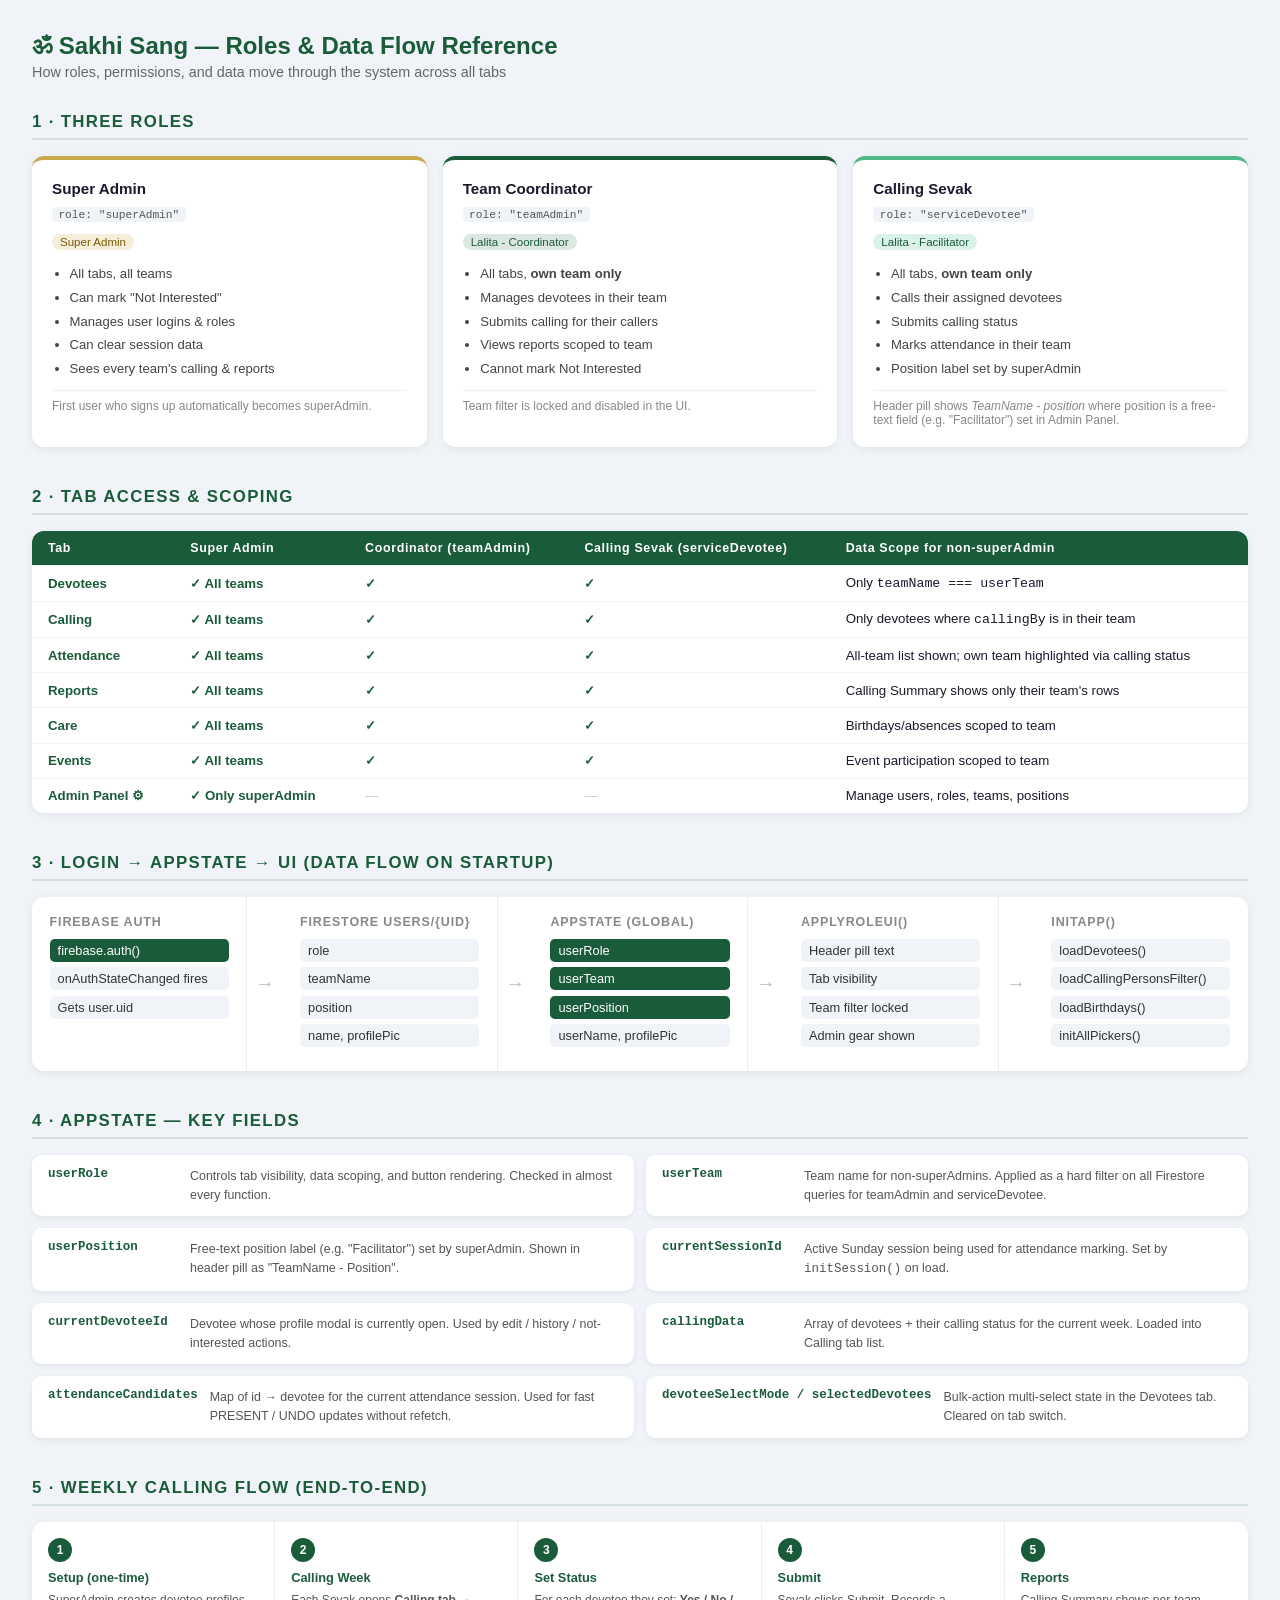
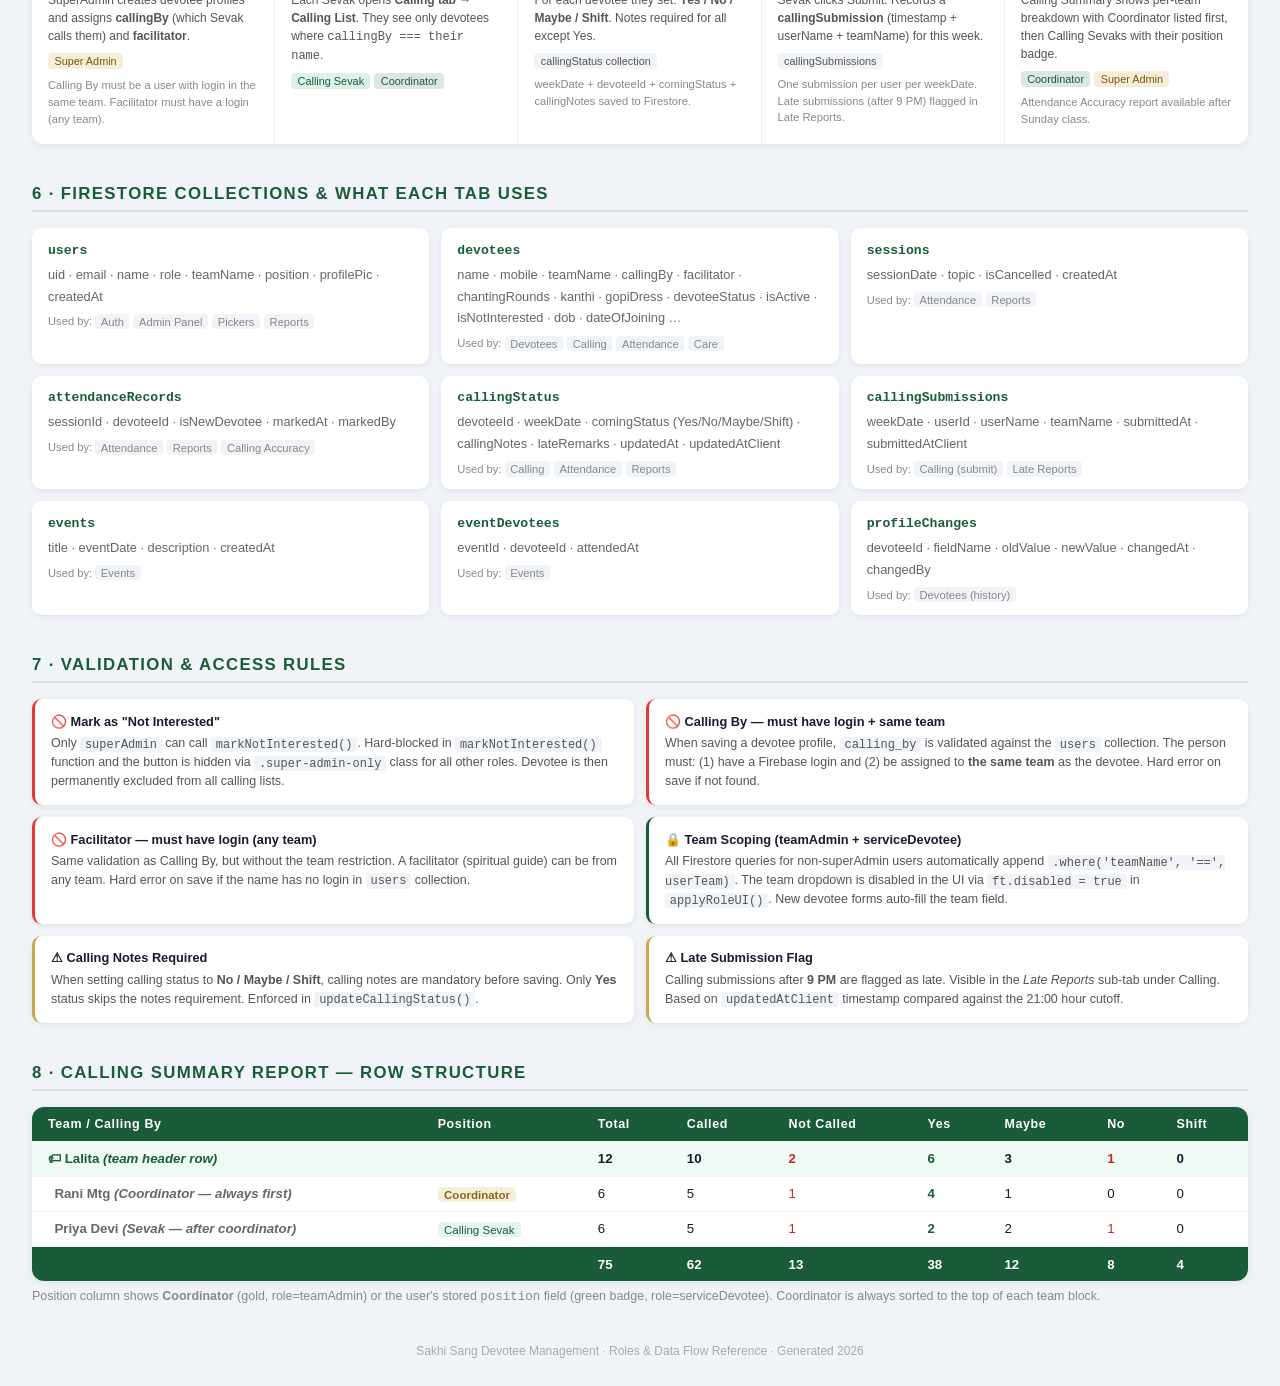
<file: ROLES_AND_DATAFLOW.html>
<!DOCTYPE html>
<html lang="en">
<head>
<meta charset="UTF-8">
<title>Sakhi Sang – Roles & Data Flow</title>
<style>
  * { box-sizing: border-box; margin: 0; padding: 0; }
  body { font-family: 'Segoe UI', sans-serif; background: #f0f4f8; color: #1a1a2e; padding: 2rem; }
  h1 { font-size: 1.5rem; color: #1a5c3a; margin-bottom: .25rem; }
  .subtitle { color: #666; font-size: .9rem; margin-bottom: 2rem; }

  /* ── SECTION ── */
  section { margin-bottom: 2.5rem; }
  section > h2 { font-size: 1.05rem; text-transform: uppercase; letter-spacing: .08em; color: #1a5c3a; border-bottom: 2px solid #1a5c3a22; padding-bottom: .4rem; margin-bottom: 1rem; }

  /* ── ROLE CARDS ── */
  .role-grid { display: grid; grid-template-columns: repeat(3, 1fr); gap: 1rem; }
  .role-card { background: #fff; border-radius: .75rem; padding: 1.25rem; box-shadow: 0 2px 8px #0001; border-top: 4px solid; }
  .role-card.super  { border-color: #c9a84c; }
  .role-card.coord  { border-color: #1a5c3a; }
  .role-card.sevak  { border-color: #52b788; }
  .role-card h3 { font-size: .95rem; margin-bottom: .4rem; }
  .role-card .tag  { display: inline-block; font-size: .7rem; font-family: monospace; background: #f0f4f8; padding: .1rem .4rem; border-radius: .25rem; margin-bottom: .6rem; color: #555; }
  .role-card .pill { display: inline-block; font-size: .72rem; padding: .15rem .5rem; border-radius: 1rem; margin-bottom: .75rem; }
  .super .pill  { background: rgba(201,168,76,.2); color: #7a5a00; }
  .coord .pill  { background: rgba(26,92,58,.15); color: #1a5c3a; }
  .sevak .pill  { background: rgba(82,183,136,.2); color: #1a5c3a; }
  .role-card ul { padding-left: 1.1rem; font-size: .82rem; line-height: 1.8; color: #444; }
  .role-card .note { font-size: .75rem; color: #888; margin-top: .6rem; border-top: 1px solid #eee; padding-top: .5rem; }

  /* ── TAB ACCESS TABLE ── */
  table { width: 100%; border-collapse: collapse; background: #fff; border-radius: .75rem; overflow: hidden; box-shadow: 0 2px 8px #0001; font-size: .83rem; }
  thead { background: #1a5c3a; color: #fff; }
  th, td { padding: .6rem 1rem; text-align: left; border-bottom: 1px solid #f0f4f8; }
  th { font-weight: 600; font-size: .78rem; letter-spacing: .05em; }
  td:first-child { font-weight: 600; color: #1a5c3a; }
  .yes  { color: #1a5c3a; font-weight: 700; }
  .part { color: #c9a84c; font-weight: 600; }
  .no   { color: #ccc; }
  tr:last-child td { border-bottom: none; }
  tr:hover td { background: #f8fffe; }

  /* ── DATA FLOW ── */
  .flow { display: flex; align-items: stretch; gap: 0; background: #fff; border-radius: .75rem; overflow: hidden; box-shadow: 0 2px 8px #0001; }
  .flow-box { flex: 1; padding: 1.1rem; border-right: 1px solid #eee; }
  .flow-box:last-child { border-right: none; }
  .flow-box h4 { font-size: .78rem; text-transform: uppercase; letter-spacing: .07em; color: #888; margin-bottom: .6rem; }
  .flow-box .item { font-size: .8rem; padding: .25rem .5rem; background: #f0f4f8; border-radius: .3rem; margin-bottom: .35rem; color: #333; }
  .flow-box .item.highlight { background: #1a5c3a; color: #fff; }
  .arrow { display: flex; align-items: center; padding: 0 .5rem; color: #bbb; font-size: 1.2rem; flex-shrink: 0; }

  /* ── CALLING FLOW ── */
  .call-flow { display: grid; grid-template-columns: repeat(5, 1fr); gap: 0; background: #fff; border-radius: .75rem; overflow: hidden; box-shadow: 0 2px 8px #0001; }
  .cf-step { padding: 1rem; border-right: 1px solid #eee; position: relative; }
  .cf-step:last-child { border-right: none; }
  .cf-num { width: 24px; height: 24px; border-radius: 50%; background: #1a5c3a; color: #fff; font-size: .75rem; font-weight: 700; display: flex; align-items: center; justify-content: center; margin-bottom: .5rem; }
  .cf-step h4 { font-size: .8rem; font-weight: 700; color: #1a5c3a; margin-bottom: .35rem; }
  .cf-step p  { font-size: .75rem; color: #555; line-height: 1.5; }
  .cf-step .who { font-size: .68rem; margin-top: .5rem; padding: .15rem .4rem; border-radius: .25rem; display: inline-block; }
  .who.super  { background: rgba(201,168,76,.2); color: #7a5a00; }
  .who.coord  { background: rgba(26,92,58,.15); color: #1a5c3a; }
  .who.sevak  { background: rgba(82,183,136,.2); color: #1a5c3a; }
  .who.any    { background: #f0f4f8; color: #555; }

  /* ── COLLECTION CARDS ── */
  .col-grid { display: grid; grid-template-columns: repeat(3, 1fr); gap: .75rem; }
  .col-card { background: #fff; border-radius: .6rem; padding: .9rem 1rem; box-shadow: 0 2px 6px #0001; font-size: .8rem; }
  .col-card h4 { font-family: monospace; font-size: .82rem; color: #1a5c3a; margin-bottom: .4rem; }
  .col-card .fields { color: #666; line-height: 1.7; }
  .col-card .usedby { font-size: .7rem; margin-top: .5rem; color: #888; }
  .col-card .usedby span { background: #f0f4f8; border-radius: .25rem; padding: .1rem .35rem; margin-right: .25rem; }

  /* ── VALIDATION ── */
  .rule-grid { display: grid; grid-template-columns: repeat(2, 1fr); gap: .75rem; }
  .rule { background: #fff; border-radius: .6rem; padding: .9rem 1rem; box-shadow: 0 2px 6px #0001; border-left: 3px solid; font-size: .82rem; }
  .rule.block  { border-color: #e53935; }
  .rule.warn   { border-color: #c9a84c; }
  .rule.scope  { border-color: #1a5c3a; }
  .rule h4 { font-size: .8rem; font-weight: 700; margin-bottom: .35rem; }
  .rule p  { color: #555; line-height: 1.5; font-size: .78rem; }
  .rule code { font-family: monospace; background: #f0f4f8; padding: .05rem .3rem; border-radius: .2rem; font-size: .75rem; }

  /* ── APPSTATE ── */
  .state-grid { display: grid; grid-template-columns: repeat(2, 1fr); gap: .75rem; }
  .state-item { background: #fff; border-radius: .6rem; padding: .75rem 1rem; box-shadow: 0 2px 6px #0001; display: flex; gap: .75rem; align-items: flex-start; }
  .state-key  { font-family: monospace; font-size: .78rem; color: #1a5c3a; font-weight: 700; flex-shrink: 0; min-width: 130px; }
  .state-desc { font-size: .78rem; color: #555; line-height: 1.5; }

  @media (max-width: 900px) {
    .role-grid, .call-flow, .col-grid { grid-template-columns: 1fr 1fr; }
    .flow { flex-direction: column; }
    .arrow { transform: rotate(90deg); }
  }
</style>
</head>
<body>

<h1>ॐ Sakhi Sang — Roles & Data Flow Reference</h1>
<p class="subtitle">How roles, permissions, and data move through the system across all tabs</p>

<!-- ══ 1. ROLES ══════════════════════════════════════════════════════════════ -->
<section>
  <h2>1 · Three Roles</h2>
  <div class="role-grid">

    <div class="role-card super">
      <h3>Super Admin</h3>
      <div class="tag">role: "superAdmin"</div><br>
      <div class="pill">Super Admin</div>
      <ul>
        <li>All tabs, all teams</li>
        <li>Can mark "Not Interested"</li>
        <li>Manages user logins &amp; roles</li>
        <li>Can clear session data</li>
        <li>Sees every team's calling &amp; reports</li>
      </ul>
      <div class="note">First user who signs up automatically becomes superAdmin.</div>
    </div>

    <div class="role-card coord">
      <h3>Team Coordinator</h3>
      <div class="tag">role: "teamAdmin"</div><br>
      <div class="pill">Lalita - Coordinator</div>
      <ul>
        <li>All tabs, <strong>own team only</strong></li>
        <li>Manages devotees in their team</li>
        <li>Submits calling for their callers</li>
        <li>Views reports scoped to team</li>
        <li>Cannot mark Not Interested</li>
      </ul>
      <div class="note">Team filter is locked and disabled in the UI.</div>
    </div>

    <div class="role-card sevak">
      <h3>Calling Sevak</h3>
      <div class="tag">role: "serviceDevotee"</div><br>
      <div class="pill">Lalita - Facilitator</div>
      <ul>
        <li>All tabs, <strong>own team only</strong></li>
        <li>Calls their assigned devotees</li>
        <li>Submits calling status</li>
        <li>Marks attendance in their team</li>
        <li>Position label set by superAdmin</li>
      </ul>
      <div class="note">
        Header pill shows <em>TeamName - position</em> where position is
        a free-text field (e.g. "Facilitator") set in Admin Panel.
      </div>
    </div>

  </div>
</section>

<!-- ══ 2. TAB ACCESS ═════════════════════════════════════════════════════════ -->
<section>
  <h2>2 · Tab Access &amp; Scoping</h2>
  <table>
    <thead>
      <tr>
        <th>Tab</th>
        <th>Super Admin</th>
        <th>Coordinator (teamAdmin)</th>
        <th>Calling Sevak (serviceDevotee)</th>
        <th>Data Scope for non-superAdmin</th>
      </tr>
    </thead>
    <tbody>
      <tr>
        <td>Devotees</td>
        <td class="yes">✓ All teams</td>
        <td class="yes">✓</td>
        <td class="yes">✓</td>
        <td>Only <code>teamName === userTeam</code></td>
      </tr>
      <tr>
        <td>Calling</td>
        <td class="yes">✓ All teams</td>
        <td class="yes">✓</td>
        <td class="yes">✓</td>
        <td>Only devotees where <code>callingBy</code> is in their team</td>
      </tr>
      <tr>
        <td>Attendance</td>
        <td class="yes">✓ All teams</td>
        <td class="yes">✓</td>
        <td class="yes">✓</td>
        <td>All-team list shown; own team highlighted via calling status</td>
      </tr>
      <tr>
        <td>Reports</td>
        <td class="yes">✓ All teams</td>
        <td class="yes">✓</td>
        <td class="yes">✓</td>
        <td>Calling Summary shows only their team's rows</td>
      </tr>
      <tr>
        <td>Care</td>
        <td class="yes">✓ All teams</td>
        <td class="yes">✓</td>
        <td class="yes">✓</td>
        <td>Birthdays/absences scoped to team</td>
      </tr>
      <tr>
        <td>Events</td>
        <td class="yes">✓ All teams</td>
        <td class="yes">✓</td>
        <td class="yes">✓</td>
        <td>Event participation scoped to team</td>
      </tr>
      <tr>
        <td>Admin Panel ⚙</td>
        <td class="yes">✓ Only superAdmin</td>
        <td class="no">—</td>
        <td class="no">—</td>
        <td>Manage users, roles, teams, positions</td>
      </tr>
    </tbody>
  </table>
</section>

<!-- ══ 3. AUTH & APPSTATE FLOW ══════════════════════════════════════════════ -->
<section>
  <h2>3 · Login → AppState → UI (data flow on startup)</h2>
  <div class="flow">
    <div class="flow-box">
      <h4>Firebase Auth</h4>
      <div class="item highlight">firebase.auth()</div>
      <div class="item">onAuthStateChanged fires</div>
      <div class="item">Gets user.uid</div>
    </div>
    <div class="arrow">→</div>
    <div class="flow-box">
      <h4>Firestore users/{uid}</h4>
      <div class="item">role</div>
      <div class="item">teamName</div>
      <div class="item">position</div>
      <div class="item">name, profilePic</div>
    </div>
    <div class="arrow">→</div>
    <div class="flow-box">
      <h4>AppState (global)</h4>
      <div class="item highlight">userRole</div>
      <div class="item highlight">userTeam</div>
      <div class="item highlight">userPosition</div>
      <div class="item">userName, profilePic</div>
    </div>
    <div class="arrow">→</div>
    <div class="flow-box">
      <h4>applyRoleUI()</h4>
      <div class="item">Header pill text</div>
      <div class="item">Tab visibility</div>
      <div class="item">Team filter locked</div>
      <div class="item">Admin gear shown</div>
    </div>
    <div class="arrow">→</div>
    <div class="flow-box">
      <h4>initApp()</h4>
      <div class="item">loadDevotees()</div>
      <div class="item">loadCallingPersonsFilter()</div>
      <div class="item">loadBirthdays()</div>
      <div class="item">initAllPickers()</div>
    </div>
  </div>
</section>

<!-- ══ 4. APPSTATE KEY FIELDS ══════════════════════════════════════════════ -->
<section>
  <h2>4 · AppState — Key Fields</h2>
  <div class="state-grid">
    <div class="state-item"><div class="state-key">userRole</div><div class="state-desc">Controls tab visibility, data scoping, and button rendering. Checked in almost every function.</div></div>
    <div class="state-item"><div class="state-key">userTeam</div><div class="state-desc">Team name for non-superAdmins. Applied as a hard filter on all Firestore queries for teamAdmin and serviceDevotee.</div></div>
    <div class="state-item"><div class="state-key">userPosition</div><div class="state-desc">Free-text position label (e.g. "Facilitator") set by superAdmin. Shown in header pill as "TeamName - Position".</div></div>
    <div class="state-item"><div class="state-key">currentSessionId</div><div class="state-desc">Active Sunday session being used for attendance marking. Set by <code>initSession()</code> on load.</div></div>
    <div class="state-item"><div class="state-key">currentDevoteeId</div><div class="state-desc">Devotee whose profile modal is currently open. Used by edit / history / not-interested actions.</div></div>
    <div class="state-item"><div class="state-key">callingData</div><div class="state-desc">Array of devotees + their calling status for the current week. Loaded into Calling tab list.</div></div>
    <div class="state-item"><div class="state-key">attendanceCandidates</div><div class="state-desc">Map of id → devotee for the current attendance session. Used for fast PRESENT / UNDO updates without refetch.</div></div>
    <div class="state-item"><div class="state-key">devoteeSelectMode / selectedDevotees</div><div class="state-desc">Bulk-action multi-select state in the Devotees tab. Cleared on tab switch.</div></div>
  </div>
</section>

<!-- ══ 5. CALLING FLOW ═══════════════════════════════════════════════════════ -->
<section>
  <h2>5 · Weekly Calling Flow (end-to-end)</h2>
  <div class="call-flow">
    <div class="cf-step">
      <div class="cf-num">1</div>
      <h4>Setup (one-time)</h4>
      <p>SuperAdmin creates devotee profiles and assigns <strong>callingBy</strong> (which Sevak calls them) and <strong>facilitator</strong>.</p>
      <div class="who super">Super Admin</div>
      <p style="margin-top:.5rem;font-size:.7rem;color:#888">Calling By must be a user with login in the same team. Facilitator must have a login (any team).</p>
    </div>
    <div class="cf-step">
      <div class="cf-num">2</div>
      <h4>Calling Week</h4>
      <p>Each Sevak opens <strong>Calling tab → Calling List</strong>. They see only devotees where <code>callingBy === their name</code>.</p>
      <div class="who sevak">Calling Sevak</div><div class="who coord" style="margin-left:.25rem">Coordinator</div>
    </div>
    <div class="cf-step">
      <div class="cf-num">3</div>
      <h4>Set Status</h4>
      <p>For each devotee they set: <strong>Yes / No / Maybe / Shift</strong>. Notes required for all except Yes.</p>
      <div class="who any">callingStatus collection</div>
      <p style="margin-top:.4rem;font-size:.7rem;color:#888">weekDate + devoteeId + comingStatus + callingNotes saved to Firestore.</p>
    </div>
    <div class="cf-step">
      <div class="cf-num">4</div>
      <h4>Submit</h4>
      <p>Sevak clicks Submit. Records a <strong>callingSubmission</strong> (timestamp + userName + teamName) for this week.</p>
      <div class="who any">callingSubmissions</div>
      <p style="margin-top:.4rem;font-size:.7rem;color:#888">One submission per user per weekDate. Late submissions (after 9 PM) flagged in Late Reports.</p>
    </div>
    <div class="cf-step">
      <div class="cf-num">5</div>
      <h4>Reports</h4>
      <p>Calling Summary shows per-team breakdown with Coordinator listed first, then Calling Sevaks with their position badge.</p>
      <div class="who coord">Coordinator</div><div class="who super" style="margin-left:.25rem">Super Admin</div>
      <p style="margin-top:.4rem;font-size:.7rem;color:#888">Attendance Accuracy report available after Sunday class.</p>
    </div>
  </div>
</section>

<!-- ══ 6. FIRESTORE COLLECTIONS ═══════════════════════════════════════════ -->
<section>
  <h2>6 · Firestore Collections &amp; What Each Tab Uses</h2>
  <div class="col-grid">

    <div class="col-card">
      <h4>users</h4>
      <div class="fields">uid · email · name · role · teamName · position · profilePic · createdAt</div>
      <div class="usedby">Used by: <span>Auth</span><span>Admin Panel</span><span>Pickers</span><span>Reports</span></div>
    </div>

    <div class="col-card">
      <h4>devotees</h4>
      <div class="fields">name · mobile · teamName · callingBy · facilitator · chantingRounds · kanthi · gopiDress · devoteeStatus · isActive · isNotInterested · dob · dateOfJoining …</div>
      <div class="usedby">Used by: <span>Devotees</span><span>Calling</span><span>Attendance</span><span>Care</span></div>
    </div>

    <div class="col-card">
      <h4>sessions</h4>
      <div class="fields">sessionDate · topic · isCancelled · createdAt</div>
      <div class="usedby">Used by: <span>Attendance</span><span>Reports</span></div>
    </div>

    <div class="col-card">
      <h4>attendanceRecords</h4>
      <div class="fields">sessionId · devoteeId · isNewDevotee · markedAt · markedBy</div>
      <div class="usedby">Used by: <span>Attendance</span><span>Reports</span><span>Calling Accuracy</span></div>
    </div>

    <div class="col-card">
      <h4>callingStatus</h4>
      <div class="fields">devoteeId · weekDate · comingStatus (Yes/No/Maybe/Shift) · callingNotes · lateRemarks · updatedAt · updatedAtClient</div>
      <div class="usedby">Used by: <span>Calling</span><span>Attendance</span><span>Reports</span></div>
    </div>

    <div class="col-card">
      <h4>callingSubmissions</h4>
      <div class="fields">weekDate · userId · userName · teamName · submittedAt · submittedAtClient</div>
      <div class="usedby">Used by: <span>Calling (submit)</span><span>Late Reports</span></div>
    </div>

    <div class="col-card">
      <h4>events</h4>
      <div class="fields">title · eventDate · description · createdAt</div>
      <div class="usedby">Used by: <span>Events</span></div>
    </div>

    <div class="col-card">
      <h4>eventDevotees</h4>
      <div class="fields">eventId · devoteeId · attendedAt</div>
      <div class="usedby">Used by: <span>Events</span></div>
    </div>

    <div class="col-card">
      <h4>profileChanges</h4>
      <div class="fields">devoteeId · fieldName · oldValue · newValue · changedAt · changedBy</div>
      <div class="usedby">Used by: <span>Devotees (history)</span></div>
    </div>

  </div>
</section>

<!-- ══ 7. KEY VALIDATION RULES ═══════════════════════════════════════════════ -->
<section>
  <h2>7 · Validation &amp; Access Rules</h2>
  <div class="rule-grid">

    <div class="rule block">
      <h4>🚫 Mark as "Not Interested"</h4>
      <p>Only <code>superAdmin</code> can call <code>markNotInterested()</code>. Hard-blocked in <code>markNotInterested()</code> function and the button is hidden via <code>.super-admin-only</code> class for all other roles. Devotee is then permanently excluded from all calling lists.</p>
    </div>

    <div class="rule block">
      <h4>🚫 Calling By — must have login + same team</h4>
      <p>When saving a devotee profile, <code>calling_by</code> is validated against the <code>users</code> collection. The person must: (1) have a Firebase login and (2) be assigned to <strong>the same team</strong> as the devotee. Hard error on save if not found.</p>
    </div>

    <div class="rule block">
      <h4>🚫 Facilitator — must have login (any team)</h4>
      <p>Same validation as Calling By, but without the team restriction. A facilitator (spiritual guide) can be from any team. Hard error on save if the name has no login in <code>users</code> collection.</p>
    </div>

    <div class="rule scope">
      <h4>🔒 Team Scoping (teamAdmin + serviceDevotee)</h4>
      <p>All Firestore queries for non-superAdmin users automatically append <code>.where('teamName', '==', userTeam)</code>. The team dropdown is disabled in the UI via <code>ft.disabled = true</code> in <code>applyRoleUI()</code>. New devotee forms auto-fill the team field.</p>
    </div>

    <div class="rule warn">
      <h4>⚠ Calling Notes Required</h4>
      <p>When setting calling status to <strong>No / Maybe / Shift</strong>, calling notes are mandatory before saving. Only <strong>Yes</strong> status skips the notes requirement. Enforced in <code>updateCallingStatus()</code>.</p>
    </div>

    <div class="rule warn">
      <h4>⚠ Late Submission Flag</h4>
      <p>Calling submissions after <strong>9 PM</strong> are flagged as late. Visible in the <em>Late Reports</em> sub-tab under Calling. Based on <code>updatedAtClient</code> timestamp compared against the 21:00 hour cutoff.</p>
    </div>

  </div>
</section>

<!-- ══ 8. CALLING SUMMARY REPORT STRUCTURE ══════════════════════════════════ -->
<section>
  <h2>8 · Calling Summary Report — Row Structure</h2>
  <table>
    <thead>
      <tr>
        <th>Team / Calling By</th>
        <th>Position</th>
        <th>Total</th>
        <th>Called</th>
        <th>Not Called</th>
        <th>Yes</th>
        <th>Maybe</th>
        <th>No</th>
        <th>Shift</th>
      </tr>
    </thead>
    <tbody>
      <tr style="background:#f0faf5;font-weight:700">
        <td colspan="2">🏷 Lalita <em>(team header row)</em></td>
        <td>12</td><td>10</td><td style="color:#c62828">2</td>
        <td style="color:#1a5c3a">6</td><td>3</td><td style="color:#c62828">1</td><td>0</td>
      </tr>
      <tr>
        <td style="padding-left:1.4rem;color:#666">Rani Mtg <em>(Coordinator — always first)</em></td>
        <td><span style="font-size:.72rem;padding:.1rem .4rem;border-radius:.25rem;background:rgba(201,168,76,.2);color:#8B6914;font-weight:600">Coordinator</span></td>
        <td>6</td><td>5</td><td style="color:#c62828">1</td>
        <td style="color:#1a5c3a;font-weight:700">4</td><td>1</td><td>0</td><td>0</td>
      </tr>
      <tr>
        <td style="padding-left:1.4rem;color:#666">Priya Devi <em>(Sevak — after coordinator)</em></td>
        <td><span style="font-size:.72rem;padding:.1rem .4rem;border-radius:.25rem;background:rgba(82,183,136,.15);color:#1a5c3a">Calling Sevak</span></td>
        <td>6</td><td>5</td><td style="color:#c62828">1</td>
        <td style="color:#1a5c3a;font-weight:700">2</td><td>2</td><td style="color:#c62828">1</td><td>0</td>
      </tr>
      <tr style="background:#1a5c3a;color:#fff;font-weight:700">
        <td colspan="2">Grand Total</td>
        <td>75</td><td>62</td><td>13</td><td>38</td><td>12</td><td>8</td><td>4</td>
      </tr>
    </tbody>
  </table>
  <p style="font-size:.78rem;color:#888;margin-top:.5rem">
    Position column shows <strong>Coordinator</strong> (gold, role=teamAdmin) or the user's stored <code>position</code> field (green badge, role=serviceDevotee).
    Coordinator is always sorted to the top of each team block.
  </p>
</section>

<p style="font-size:.75rem;color:#aaa;margin-top:2rem;text-align:center">Sakhi Sang Devotee Management · Roles &amp; Data Flow Reference · Generated 2026</p>

</body>
</html>
</file>
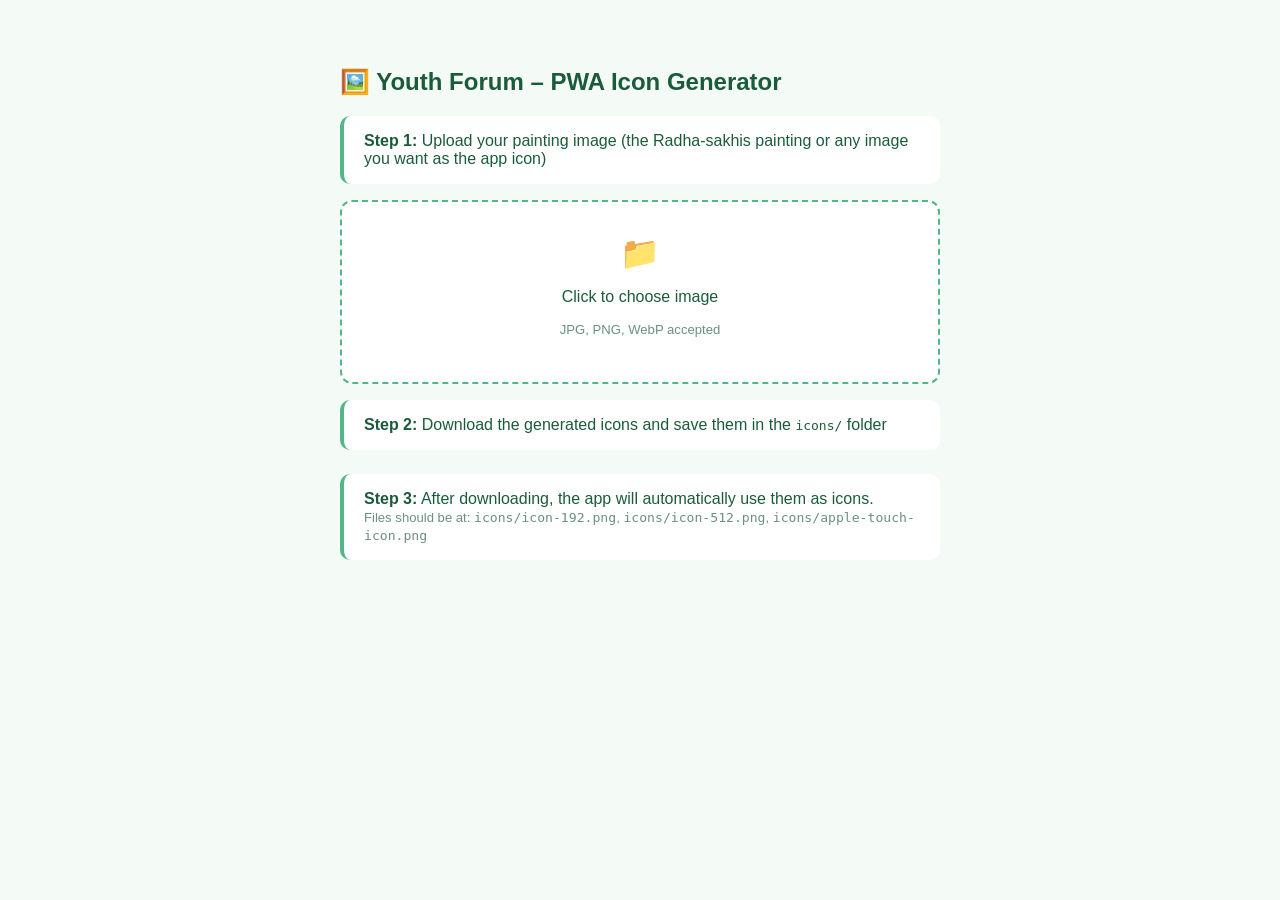
<file: icons/gen-icons.html>
<!DOCTYPE html>
<html lang="en">
<head>
<meta charset="UTF-8">
<title>Generate PWA Icons – Youth Forum</title>
<style>
  body { font-family: sans-serif; max-width: 600px; margin: 2rem auto; padding: 1rem; background: #f4fbf6; color: #1a5c3a; }
  h2 { color: #1a5c3a; }
  .drop { border: 2px dashed #52b788; border-radius: 12px; padding: 2rem; text-align: center; cursor: pointer; background: #fff; margin: 1rem 0; }
  .drop:hover { background: #d8f3dc; }
  input[type=file] { display: none; }
  button { background: #1a5c3a; color: #fff; border: none; padding: .65rem 1.5rem; border-radius: 8px; cursor: pointer; font-size: 1rem; margin: .4rem; }
  button:hover { background: #2d7a52; }
  .previews { display: flex; gap: 1.5rem; flex-wrap: wrap; margin-top: 1.5rem; align-items: flex-end; }
  .preview-box { text-align: center; }
  canvas { border-radius: 16px; box-shadow: 0 2px 10px rgba(0,0,0,.15); display: block; }
  .note { font-size: .82rem; color: #6b9080; margin-top: .5rem; }
  .step { background: #fff; border-radius: 10px; padding: 1rem 1.25rem; margin: .75rem 0; border-left: 4px solid #52b788; }
</style>
</head>
<body>
<h2>🖼️ Youth Forum – PWA Icon Generator</h2>

<div class="step">
  <strong>Step 1:</strong> Upload your painting image (the Radha-sakhis painting or any image you want as the app icon)
</div>

<div class="drop" onclick="document.getElementById('img-input').click()">
  <div style="font-size:2rem">📁</div>
  <p>Click to choose image</p>
  <p class="note">JPG, PNG, WebP accepted</p>
  <input type="file" id="img-input" accept="image/*" onchange="loadImage(event)">
</div>

<div class="step">
  <strong>Step 2:</strong> Download the generated icons and save them in the <code>icons/</code> folder
</div>

<div class="previews" id="previews" style="display:none">
  <div class="preview-box">
    <canvas id="c192" width="192" height="192"></canvas>
    <p class="note">icon-192.png</p>
    <button onclick="download('c192','icon-192.png')">⬇ Download 192×192</button>
  </div>
  <div class="preview-box">
    <canvas id="c512" width="512" height="512"></canvas>
    <p class="note">icon-512.png</p>
    <button onclick="download('c512','icon-512.png')">⬇ Download 512×512</button>
  </div>
  <div class="preview-box">
    <canvas id="c180" width="180" height="180"></canvas>
    <p class="note">apple-touch-icon.png</p>
    <button onclick="download('c180','apple-touch-icon.png')">⬇ Download Apple</button>
  </div>
</div>

<div class="step" style="margin-top:1.5rem">
  <strong>Step 3:</strong> After downloading, the app will automatically use them as icons.<br>
  <span class="note">Files should be at: <code>icons/icon-192.png</code>, <code>icons/icon-512.png</code>, <code>icons/apple-touch-icon.png</code></span>
</div>

<script>
function loadImage(e) {
  const file = e.target.files[0];
  if (!file) return;
  const reader = new FileReader();
  reader.onload = function(ev) {
    const img = new Image();
    img.onload = function() {
      drawRounded('c192', img, 192, 24);
      drawRounded('c512', img, 512, 72);
      drawRounded('c180', img, 180, 22);
      document.getElementById('previews').style.display = 'flex';
    };
    img.src = ev.target.result;
  };
  reader.readAsDataURL(file);
}

function drawRounded(canvasId, img, size, radius) {
  const canvas = document.getElementById(canvasId);
  const ctx = canvas.getContext('2d');
  ctx.clearRect(0, 0, size, size);
  ctx.save();
  // Rounded rect clip
  ctx.beginPath();
  ctx.moveTo(radius, 0);
  ctx.arcTo(size, 0, size, size, radius);
  ctx.arcTo(size, size, 0, size, radius);
  ctx.arcTo(0, size, 0, 0, radius);
  ctx.arcTo(0, 0, size, 0, radius);
  ctx.closePath();
  ctx.clip();
  // Draw image cover-fit
  const ratio = Math.max(size / img.width, size / img.height);
  const w = img.width * ratio, h = img.height * ratio;
  ctx.drawImage(img, (size - w) / 2, (size - h) / 2, w, h);
  ctx.restore();
}

function download(canvasId, filename) {
  const canvas = document.getElementById(canvasId);
  const a = document.createElement('a');
  a.download = filename;
  a.href = canvas.toDataURL('image/png');
  a.click();
}
</script>
</body>
</html>
</file>
